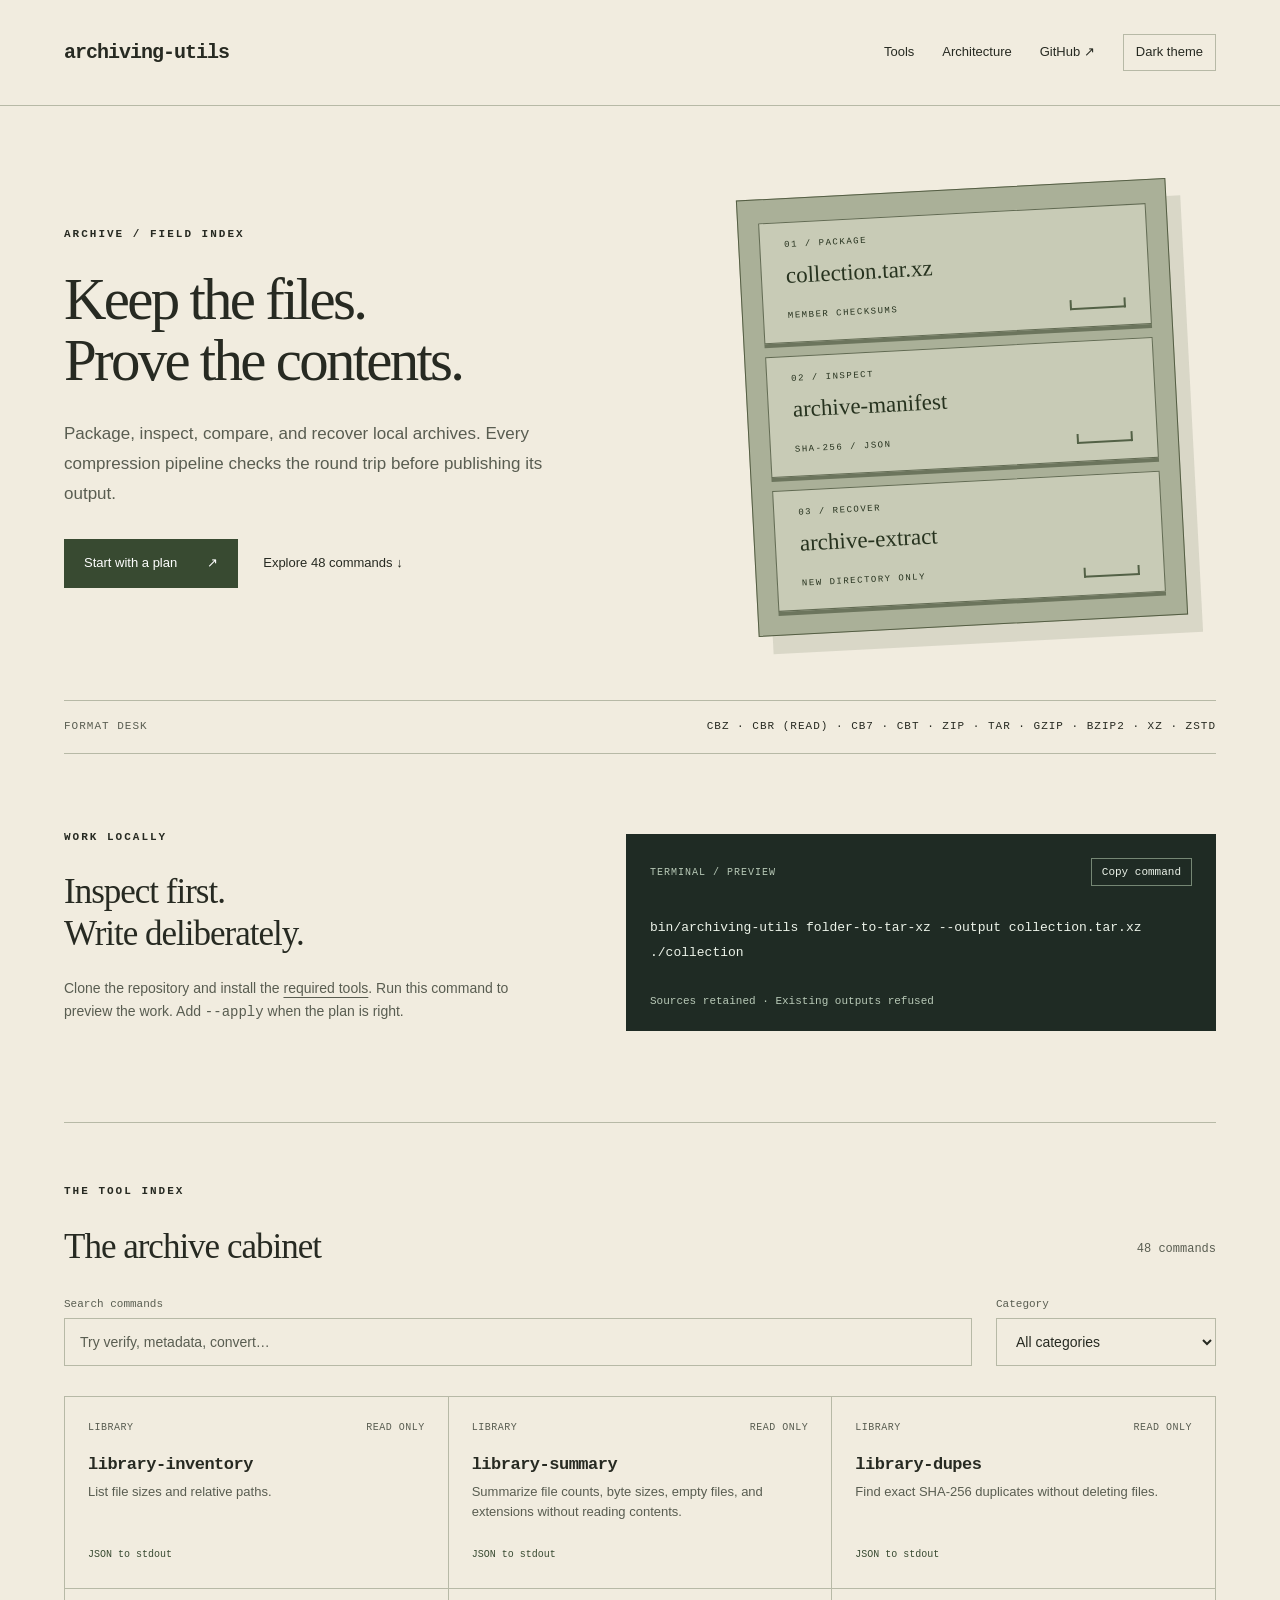
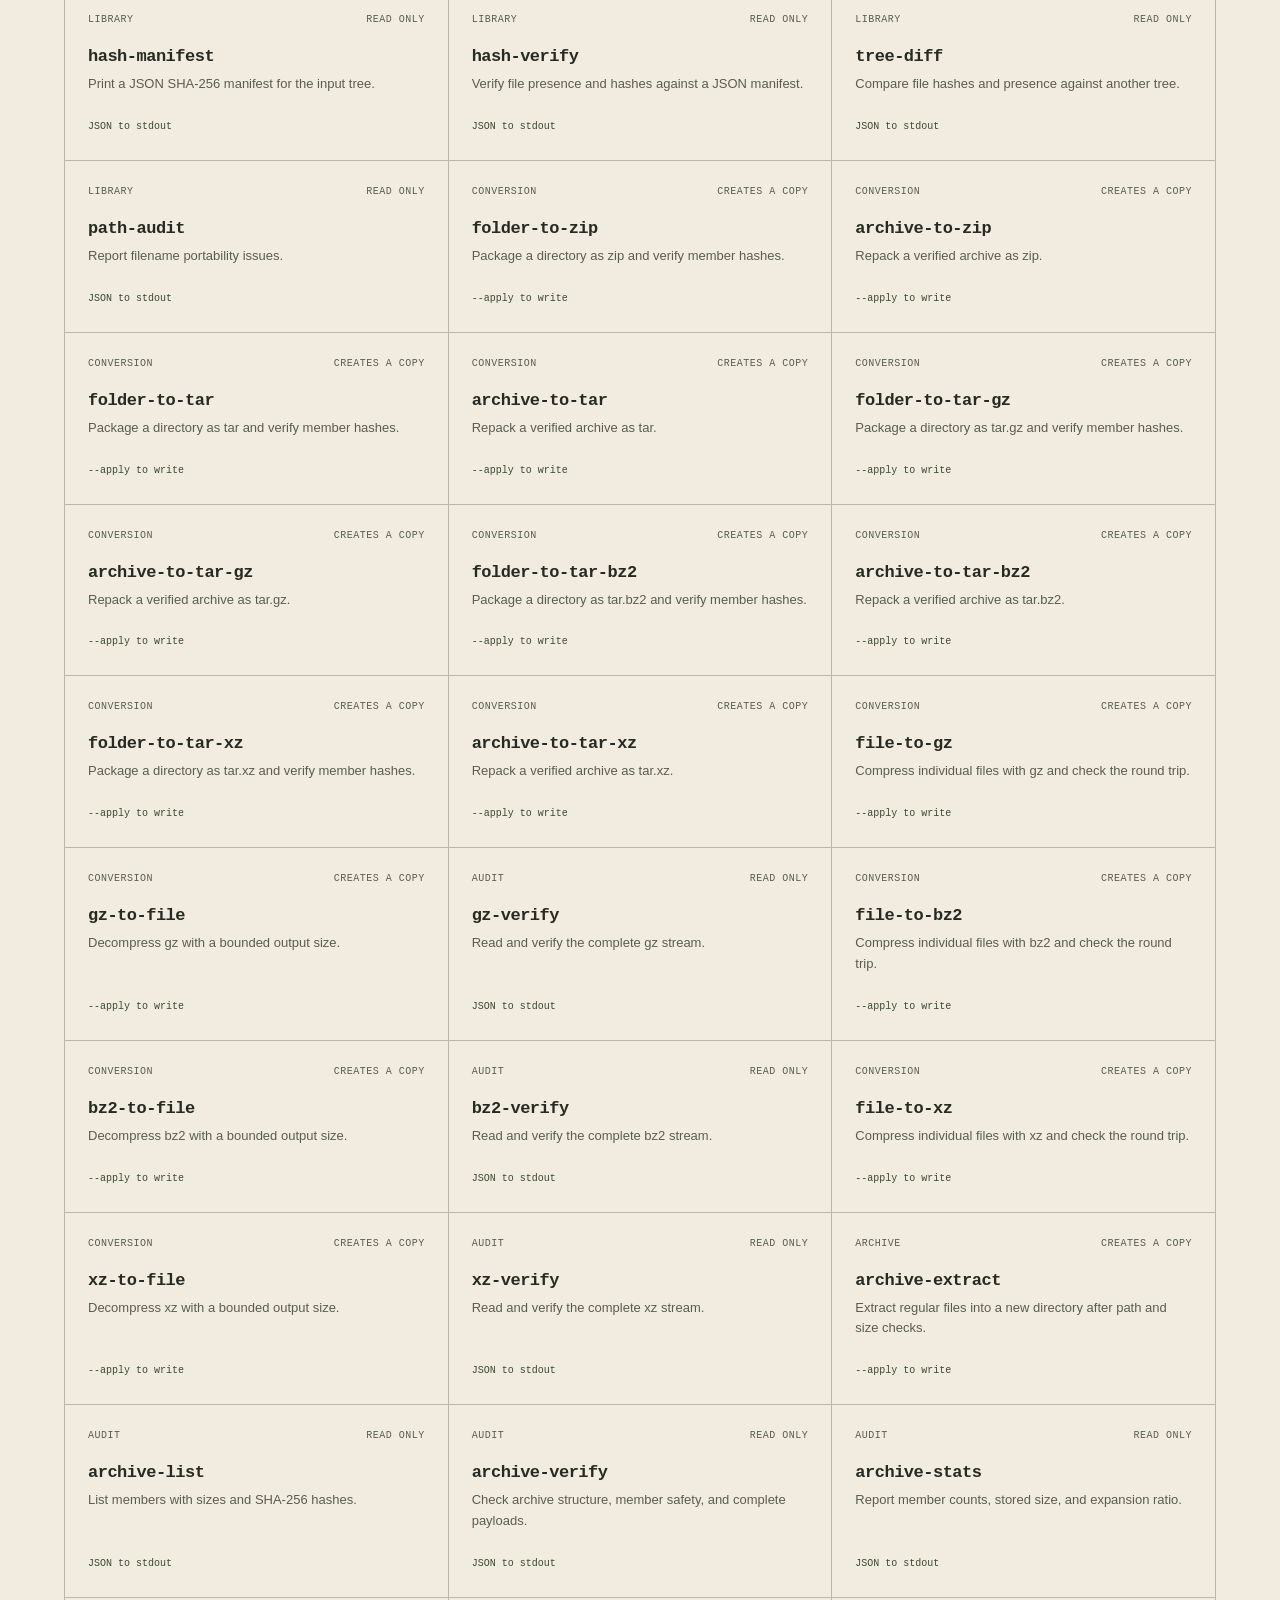
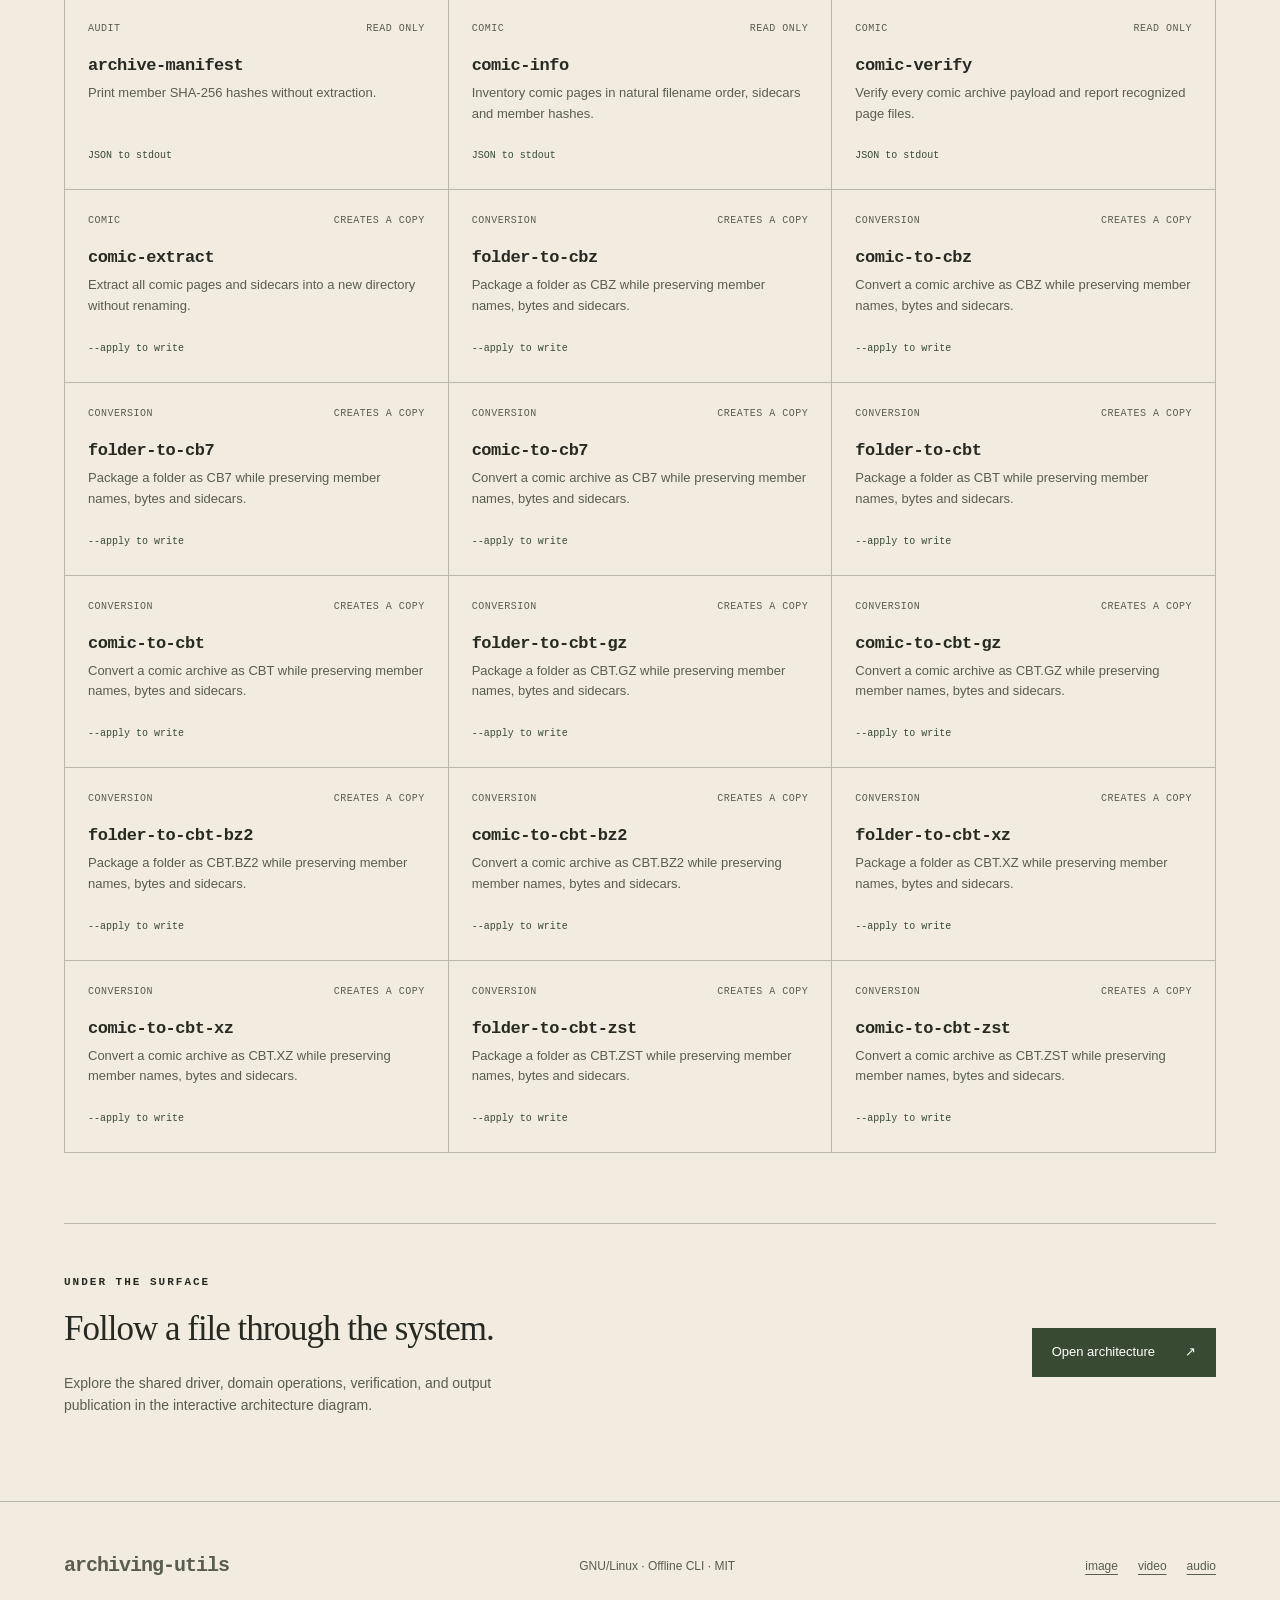
<file: site/index.html>
<!doctype html>
<html lang="en"><head><meta charset="utf-8"><meta name="viewport" content="width=device-width, initial-scale=1"><meta name="description" content="Package, inspect, compare, and recover local archives. Every compression pipeline checks the round trip before publishing its output."><meta name="color-scheme" content="light dark"><title>archiving-utils — local library tools</title><link rel="icon" href="favicon.svg" type="image/svg+xml"><link rel="stylesheet" href="style.css"><script src="app.js" defer></script></head>
<body class="archive"><a class="skip" href="#main">Skip to content</a><header><a class="wordmark" href="./">archiving-utils</a><nav aria-label="Main"><a href="#catalog">Tools</a><a href="diagrams/architecture.html">Architecture</a><a href="https://github.com/bolens/archiving-utils">GitHub ↗</a><button id="theme" type="button" aria-label="Toggle color theme">Theme</button></nav></header>
<main id="main"><section class="hero"><div class="hero-copy"><p class="eyebrow">ARCHIVE / FIELD INDEX</p><h1>Keep the files.<br>Prove the contents.</h1><p class="intro">Package, inspect, compare, and recover local archives. Every compression pipeline checks the round trip before publishing its output.</p><div class="hero-actions"><a class="primary" href="#start">Start with a plan <span>↗</span></a><a href="#catalog">Explore 48 commands ↓</a></div></div><div class="hero-art" aria-hidden="true"><div class="cabinet"><div class="drawer"><span>01 / PACKAGE</span><b>collection.tar.xz</b><small>MEMBER CHECKSUMS</small></div><div class="drawer"><span>02 / INSPECT</span><b>archive-manifest</b><small>SHA-256 / JSON</small></div><div class="drawer"><span>03 / RECOVER</span><b>archive-extract</b><small>NEW DIRECTORY ONLY</small></div></div></div></section>
<div class="format-band"><span>FORMAT DESK</span><p>CBZ · CBR (READ) · CB7 · CBT · ZIP · TAR · GZIP · BZIP2 · XZ · ZSTD</p></div>
<section id="start" class="start"><div><p class="eyebrow">WORK LOCALLY</p><h2>Inspect first.<br>Write deliberately.</h2><p>Clone the repository and install the <a href="https://github.com/bolens/archiving-utils/blob/main/docs/requirements.md">required tools</a>. Run this command to preview the work. Add <code>--apply</code> when the plan is right.</p></div><div class="terminal"><div class="terminal-title"><span>TERMINAL / PREVIEW</span><button id="copy" type="button">Copy command</button></div><pre><code id="command">bin/archiving-utils folder-to-tar-xz --output collection.tar.xz ./collection</code></pre><p id="copy-status" role="status">Sources retained · Existing outputs refused</p></div></section>
<section id="catalog" class="catalog"><div class="section-heading"><div><p class="eyebrow">THE TOOL INDEX</p><h2>The archive cabinet</h2></div><p id="count" role="status">48 commands</p></div><div class="filters"><label>Search commands<input type="search" id="search" placeholder="Try verify, metadata, convert…"></label><label>Category<select id="category"><option value="all">All categories</option><option value="archive">Archive</option><option value="audit">Audit</option><option value="comic">Comic</option><option value="conversion">Conversion</option><option value="library">Library</option></select></label></div><div class="tools"><article class="tool" data-category="library" data-search="library-inventory List file sizes and relative paths."><div class="tool-meta"><span>library</span><span>Read only</span></div><h3><a href="https://github.com/bolens/archiving-utils/tree/main/util/library/library-inventory">library-inventory</a></h3><p>List file sizes and relative paths.</p><code>JSON to stdout</code></article><article class="tool" data-category="library" data-search="library-summary Summarize file counts, byte sizes, empty files, and extensions without reading contents."><div class="tool-meta"><span>library</span><span>Read only</span></div><h3><a href="https://github.com/bolens/archiving-utils/tree/main/util/library/library-summary">library-summary</a></h3><p>Summarize file counts, byte sizes, empty files, and extensions without reading contents.</p><code>JSON to stdout</code></article><article class="tool" data-category="library" data-search="library-dupes Find exact SHA-256 duplicates without deleting files."><div class="tool-meta"><span>library</span><span>Read only</span></div><h3><a href="https://github.com/bolens/archiving-utils/tree/main/util/library/library-dupes">library-dupes</a></h3><p>Find exact SHA-256 duplicates without deleting files.</p><code>JSON to stdout</code></article><article class="tool" data-category="library" data-search="hash-manifest Print a JSON SHA-256 manifest for the input tree."><div class="tool-meta"><span>library</span><span>Read only</span></div><h3><a href="https://github.com/bolens/archiving-utils/tree/main/util/library/hash-manifest">hash-manifest</a></h3><p>Print a JSON SHA-256 manifest for the input tree.</p><code>JSON to stdout</code></article><article class="tool" data-category="library" data-search="hash-verify Verify file presence and hashes against a JSON manifest."><div class="tool-meta"><span>library</span><span>Read only</span></div><h3><a href="https://github.com/bolens/archiving-utils/tree/main/util/library/hash-verify">hash-verify</a></h3><p>Verify file presence and hashes against a JSON manifest.</p><code>JSON to stdout</code></article><article class="tool" data-category="library" data-search="tree-diff Compare file hashes and presence against another tree."><div class="tool-meta"><span>library</span><span>Read only</span></div><h3><a href="https://github.com/bolens/archiving-utils/tree/main/util/library/tree-diff">tree-diff</a></h3><p>Compare file hashes and presence against another tree.</p><code>JSON to stdout</code></article><article class="tool" data-category="library" data-search="path-audit Report filename portability issues."><div class="tool-meta"><span>library</span><span>Read only</span></div><h3><a href="https://github.com/bolens/archiving-utils/tree/main/util/library/path-audit">path-audit</a></h3><p>Report filename portability issues.</p><code>JSON to stdout</code></article><article class="tool" data-category="conversion" data-search="folder-to-zip Package a directory as zip and verify member hashes."><div class="tool-meta"><span>conversion</span><span>Creates a copy</span></div><h3><a href="https://github.com/bolens/archiving-utils/tree/main/conversion/folder-to-zip">folder-to-zip</a></h3><p>Package a directory as zip and verify member hashes.</p><code>--apply to write</code></article><article class="tool" data-category="conversion" data-search="archive-to-zip Repack a verified archive as zip."><div class="tool-meta"><span>conversion</span><span>Creates a copy</span></div><h3><a href="https://github.com/bolens/archiving-utils/tree/main/conversion/archive-to-zip">archive-to-zip</a></h3><p>Repack a verified archive as zip.</p><code>--apply to write</code></article><article class="tool" data-category="conversion" data-search="folder-to-tar Package a directory as tar and verify member hashes."><div class="tool-meta"><span>conversion</span><span>Creates a copy</span></div><h3><a href="https://github.com/bolens/archiving-utils/tree/main/conversion/folder-to-tar">folder-to-tar</a></h3><p>Package a directory as tar and verify member hashes.</p><code>--apply to write</code></article><article class="tool" data-category="conversion" data-search="archive-to-tar Repack a verified archive as tar."><div class="tool-meta"><span>conversion</span><span>Creates a copy</span></div><h3><a href="https://github.com/bolens/archiving-utils/tree/main/conversion/archive-to-tar">archive-to-tar</a></h3><p>Repack a verified archive as tar.</p><code>--apply to write</code></article><article class="tool" data-category="conversion" data-search="folder-to-tar-gz Package a directory as tar.gz and verify member hashes."><div class="tool-meta"><span>conversion</span><span>Creates a copy</span></div><h3><a href="https://github.com/bolens/archiving-utils/tree/main/conversion/folder-to-tar-gz">folder-to-tar-gz</a></h3><p>Package a directory as tar.gz and verify member hashes.</p><code>--apply to write</code></article><article class="tool" data-category="conversion" data-search="archive-to-tar-gz Repack a verified archive as tar.gz."><div class="tool-meta"><span>conversion</span><span>Creates a copy</span></div><h3><a href="https://github.com/bolens/archiving-utils/tree/main/conversion/archive-to-tar-gz">archive-to-tar-gz</a></h3><p>Repack a verified archive as tar.gz.</p><code>--apply to write</code></article><article class="tool" data-category="conversion" data-search="folder-to-tar-bz2 Package a directory as tar.bz2 and verify member hashes."><div class="tool-meta"><span>conversion</span><span>Creates a copy</span></div><h3><a href="https://github.com/bolens/archiving-utils/tree/main/conversion/folder-to-tar-bz2">folder-to-tar-bz2</a></h3><p>Package a directory as tar.bz2 and verify member hashes.</p><code>--apply to write</code></article><article class="tool" data-category="conversion" data-search="archive-to-tar-bz2 Repack a verified archive as tar.bz2."><div class="tool-meta"><span>conversion</span><span>Creates a copy</span></div><h3><a href="https://github.com/bolens/archiving-utils/tree/main/conversion/archive-to-tar-bz2">archive-to-tar-bz2</a></h3><p>Repack a verified archive as tar.bz2.</p><code>--apply to write</code></article><article class="tool" data-category="conversion" data-search="folder-to-tar-xz Package a directory as tar.xz and verify member hashes."><div class="tool-meta"><span>conversion</span><span>Creates a copy</span></div><h3><a href="https://github.com/bolens/archiving-utils/tree/main/conversion/folder-to-tar-xz">folder-to-tar-xz</a></h3><p>Package a directory as tar.xz and verify member hashes.</p><code>--apply to write</code></article><article class="tool" data-category="conversion" data-search="archive-to-tar-xz Repack a verified archive as tar.xz."><div class="tool-meta"><span>conversion</span><span>Creates a copy</span></div><h3><a href="https://github.com/bolens/archiving-utils/tree/main/conversion/archive-to-tar-xz">archive-to-tar-xz</a></h3><p>Repack a verified archive as tar.xz.</p><code>--apply to write</code></article><article class="tool" data-category="conversion" data-search="file-to-gz Compress individual files with gz and check the round trip."><div class="tool-meta"><span>conversion</span><span>Creates a copy</span></div><h3><a href="https://github.com/bolens/archiving-utils/tree/main/conversion/file-to-gz">file-to-gz</a></h3><p>Compress individual files with gz and check the round trip.</p><code>--apply to write</code></article><article class="tool" data-category="conversion" data-search="gz-to-file Decompress gz with a bounded output size."><div class="tool-meta"><span>conversion</span><span>Creates a copy</span></div><h3><a href="https://github.com/bolens/archiving-utils/tree/main/conversion/gz-to-file">gz-to-file</a></h3><p>Decompress gz with a bounded output size.</p><code>--apply to write</code></article><article class="tool" data-category="audit" data-search="gz-verify Read and verify the complete gz stream."><div class="tool-meta"><span>audit</span><span>Read only</span></div><h3><a href="https://github.com/bolens/archiving-utils/tree/main/util/audit/gz-verify">gz-verify</a></h3><p>Read and verify the complete gz stream.</p><code>JSON to stdout</code></article><article class="tool" data-category="conversion" data-search="file-to-bz2 Compress individual files with bz2 and check the round trip."><div class="tool-meta"><span>conversion</span><span>Creates a copy</span></div><h3><a href="https://github.com/bolens/archiving-utils/tree/main/conversion/file-to-bz2">file-to-bz2</a></h3><p>Compress individual files with bz2 and check the round trip.</p><code>--apply to write</code></article><article class="tool" data-category="conversion" data-search="bz2-to-file Decompress bz2 with a bounded output size."><div class="tool-meta"><span>conversion</span><span>Creates a copy</span></div><h3><a href="https://github.com/bolens/archiving-utils/tree/main/conversion/bz2-to-file">bz2-to-file</a></h3><p>Decompress bz2 with a bounded output size.</p><code>--apply to write</code></article><article class="tool" data-category="audit" data-search="bz2-verify Read and verify the complete bz2 stream."><div class="tool-meta"><span>audit</span><span>Read only</span></div><h3><a href="https://github.com/bolens/archiving-utils/tree/main/util/audit/bz2-verify">bz2-verify</a></h3><p>Read and verify the complete bz2 stream.</p><code>JSON to stdout</code></article><article class="tool" data-category="conversion" data-search="file-to-xz Compress individual files with xz and check the round trip."><div class="tool-meta"><span>conversion</span><span>Creates a copy</span></div><h3><a href="https://github.com/bolens/archiving-utils/tree/main/conversion/file-to-xz">file-to-xz</a></h3><p>Compress individual files with xz and check the round trip.</p><code>--apply to write</code></article><article class="tool" data-category="conversion" data-search="xz-to-file Decompress xz with a bounded output size."><div class="tool-meta"><span>conversion</span><span>Creates a copy</span></div><h3><a href="https://github.com/bolens/archiving-utils/tree/main/conversion/xz-to-file">xz-to-file</a></h3><p>Decompress xz with a bounded output size.</p><code>--apply to write</code></article><article class="tool" data-category="audit" data-search="xz-verify Read and verify the complete xz stream."><div class="tool-meta"><span>audit</span><span>Read only</span></div><h3><a href="https://github.com/bolens/archiving-utils/tree/main/util/audit/xz-verify">xz-verify</a></h3><p>Read and verify the complete xz stream.</p><code>JSON to stdout</code></article><article class="tool" data-category="archive" data-search="archive-extract Extract regular files into a new directory after path and size checks."><div class="tool-meta"><span>archive</span><span>Creates a copy</span></div><h3><a href="https://github.com/bolens/archiving-utils/tree/main/util/archive/archive-extract">archive-extract</a></h3><p>Extract regular files into a new directory after path and size checks.</p><code>--apply to write</code></article><article class="tool" data-category="audit" data-search="archive-list List members with sizes and SHA-256 hashes."><div class="tool-meta"><span>audit</span><span>Read only</span></div><h3><a href="https://github.com/bolens/archiving-utils/tree/main/util/audit/archive-list">archive-list</a></h3><p>List members with sizes and SHA-256 hashes.</p><code>JSON to stdout</code></article><article class="tool" data-category="audit" data-search="archive-verify Check archive structure, member safety, and complete payloads."><div class="tool-meta"><span>audit</span><span>Read only</span></div><h3><a href="https://github.com/bolens/archiving-utils/tree/main/util/audit/archive-verify">archive-verify</a></h3><p>Check archive structure, member safety, and complete payloads.</p><code>JSON to stdout</code></article><article class="tool" data-category="audit" data-search="archive-stats Report member counts, stored size, and expansion ratio."><div class="tool-meta"><span>audit</span><span>Read only</span></div><h3><a href="https://github.com/bolens/archiving-utils/tree/main/util/audit/archive-stats">archive-stats</a></h3><p>Report member counts, stored size, and expansion ratio.</p><code>JSON to stdout</code></article><article class="tool" data-category="audit" data-search="archive-manifest Print member SHA-256 hashes without extraction."><div class="tool-meta"><span>audit</span><span>Read only</span></div><h3><a href="https://github.com/bolens/archiving-utils/tree/main/util/audit/archive-manifest">archive-manifest</a></h3><p>Print member SHA-256 hashes without extraction.</p><code>JSON to stdout</code></article><article class="tool" data-category="comic" data-search="comic-info Inventory comic pages in natural filename order, sidecars and member hashes."><div class="tool-meta"><span>comic</span><span>Read only</span></div><h3><a href="https://github.com/bolens/archiving-utils/tree/main/util/comic/comic-info">comic-info</a></h3><p>Inventory comic pages in natural filename order, sidecars and member hashes.</p><code>JSON to stdout</code></article><article class="tool" data-category="comic" data-search="comic-verify Verify every comic archive payload and report recognized page files."><div class="tool-meta"><span>comic</span><span>Read only</span></div><h3><a href="https://github.com/bolens/archiving-utils/tree/main/util/comic/comic-verify">comic-verify</a></h3><p>Verify every comic archive payload and report recognized page files.</p><code>JSON to stdout</code></article><article class="tool" data-category="comic" data-search="comic-extract Extract all comic pages and sidecars into a new directory without renaming."><div class="tool-meta"><span>comic</span><span>Creates a copy</span></div><h3><a href="https://github.com/bolens/archiving-utils/tree/main/util/comic/comic-extract">comic-extract</a></h3><p>Extract all comic pages and sidecars into a new directory without renaming.</p><code>--apply to write</code></article><article class="tool" data-category="conversion" data-search="folder-to-cbz Package a folder as CBZ while preserving member names, bytes and sidecars."><div class="tool-meta"><span>conversion</span><span>Creates a copy</span></div><h3><a href="https://github.com/bolens/archiving-utils/tree/main/conversion/folder-to-cbz">folder-to-cbz</a></h3><p>Package a folder as CBZ while preserving member names, bytes and sidecars.</p><code>--apply to write</code></article><article class="tool" data-category="conversion" data-search="comic-to-cbz Convert a comic archive as CBZ while preserving member names, bytes and sidecars."><div class="tool-meta"><span>conversion</span><span>Creates a copy</span></div><h3><a href="https://github.com/bolens/archiving-utils/tree/main/conversion/comic-to-cbz">comic-to-cbz</a></h3><p>Convert a comic archive as CBZ while preserving member names, bytes and sidecars.</p><code>--apply to write</code></article><article class="tool" data-category="conversion" data-search="folder-to-cb7 Package a folder as CB7 while preserving member names, bytes and sidecars."><div class="tool-meta"><span>conversion</span><span>Creates a copy</span></div><h3><a href="https://github.com/bolens/archiving-utils/tree/main/conversion/folder-to-cb7">folder-to-cb7</a></h3><p>Package a folder as CB7 while preserving member names, bytes and sidecars.</p><code>--apply to write</code></article><article class="tool" data-category="conversion" data-search="comic-to-cb7 Convert a comic archive as CB7 while preserving member names, bytes and sidecars."><div class="tool-meta"><span>conversion</span><span>Creates a copy</span></div><h3><a href="https://github.com/bolens/archiving-utils/tree/main/conversion/comic-to-cb7">comic-to-cb7</a></h3><p>Convert a comic archive as CB7 while preserving member names, bytes and sidecars.</p><code>--apply to write</code></article><article class="tool" data-category="conversion" data-search="folder-to-cbt Package a folder as CBT while preserving member names, bytes and sidecars."><div class="tool-meta"><span>conversion</span><span>Creates a copy</span></div><h3><a href="https://github.com/bolens/archiving-utils/tree/main/conversion/folder-to-cbt">folder-to-cbt</a></h3><p>Package a folder as CBT while preserving member names, bytes and sidecars.</p><code>--apply to write</code></article><article class="tool" data-category="conversion" data-search="comic-to-cbt Convert a comic archive as CBT while preserving member names, bytes and sidecars."><div class="tool-meta"><span>conversion</span><span>Creates a copy</span></div><h3><a href="https://github.com/bolens/archiving-utils/tree/main/conversion/comic-to-cbt">comic-to-cbt</a></h3><p>Convert a comic archive as CBT while preserving member names, bytes and sidecars.</p><code>--apply to write</code></article><article class="tool" data-category="conversion" data-search="folder-to-cbt-gz Package a folder as CBT.GZ while preserving member names, bytes and sidecars."><div class="tool-meta"><span>conversion</span><span>Creates a copy</span></div><h3><a href="https://github.com/bolens/archiving-utils/tree/main/conversion/folder-to-cbt-gz">folder-to-cbt-gz</a></h3><p>Package a folder as CBT.GZ while preserving member names, bytes and sidecars.</p><code>--apply to write</code></article><article class="tool" data-category="conversion" data-search="comic-to-cbt-gz Convert a comic archive as CBT.GZ while preserving member names, bytes and sidecars."><div class="tool-meta"><span>conversion</span><span>Creates a copy</span></div><h3><a href="https://github.com/bolens/archiving-utils/tree/main/conversion/comic-to-cbt-gz">comic-to-cbt-gz</a></h3><p>Convert a comic archive as CBT.GZ while preserving member names, bytes and sidecars.</p><code>--apply to write</code></article><article class="tool" data-category="conversion" data-search="folder-to-cbt-bz2 Package a folder as CBT.BZ2 while preserving member names, bytes and sidecars."><div class="tool-meta"><span>conversion</span><span>Creates a copy</span></div><h3><a href="https://github.com/bolens/archiving-utils/tree/main/conversion/folder-to-cbt-bz2">folder-to-cbt-bz2</a></h3><p>Package a folder as CBT.BZ2 while preserving member names, bytes and sidecars.</p><code>--apply to write</code></article><article class="tool" data-category="conversion" data-search="comic-to-cbt-bz2 Convert a comic archive as CBT.BZ2 while preserving member names, bytes and sidecars."><div class="tool-meta"><span>conversion</span><span>Creates a copy</span></div><h3><a href="https://github.com/bolens/archiving-utils/tree/main/conversion/comic-to-cbt-bz2">comic-to-cbt-bz2</a></h3><p>Convert a comic archive as CBT.BZ2 while preserving member names, bytes and sidecars.</p><code>--apply to write</code></article><article class="tool" data-category="conversion" data-search="folder-to-cbt-xz Package a folder as CBT.XZ while preserving member names, bytes and sidecars."><div class="tool-meta"><span>conversion</span><span>Creates a copy</span></div><h3><a href="https://github.com/bolens/archiving-utils/tree/main/conversion/folder-to-cbt-xz">folder-to-cbt-xz</a></h3><p>Package a folder as CBT.XZ while preserving member names, bytes and sidecars.</p><code>--apply to write</code></article><article class="tool" data-category="conversion" data-search="comic-to-cbt-xz Convert a comic archive as CBT.XZ while preserving member names, bytes and sidecars."><div class="tool-meta"><span>conversion</span><span>Creates a copy</span></div><h3><a href="https://github.com/bolens/archiving-utils/tree/main/conversion/comic-to-cbt-xz">comic-to-cbt-xz</a></h3><p>Convert a comic archive as CBT.XZ while preserving member names, bytes and sidecars.</p><code>--apply to write</code></article><article class="tool" data-category="conversion" data-search="folder-to-cbt-zst Package a folder as CBT.ZST while preserving member names, bytes and sidecars."><div class="tool-meta"><span>conversion</span><span>Creates a copy</span></div><h3><a href="https://github.com/bolens/archiving-utils/tree/main/conversion/folder-to-cbt-zst">folder-to-cbt-zst</a></h3><p>Package a folder as CBT.ZST while preserving member names, bytes and sidecars.</p><code>--apply to write</code></article><article class="tool" data-category="conversion" data-search="comic-to-cbt-zst Convert a comic archive as CBT.ZST while preserving member names, bytes and sidecars."><div class="tool-meta"><span>conversion</span><span>Creates a copy</span></div><h3><a href="https://github.com/bolens/archiving-utils/tree/main/conversion/comic-to-cbt-zst">comic-to-cbt-zst</a></h3><p>Convert a comic archive as CBT.ZST while preserving member names, bytes and sidecars.</p><code>--apply to write</code></article></div><p id="empty" hidden>No commands match. Try another search or select all categories.</p></section>
<section class="architecture-link"><div><p class="eyebrow">UNDER THE SURFACE</p><h2>Follow a file through the system.</h2><p>Explore the shared driver, domain operations, verification, and output publication in the interactive architecture diagram.</p></div><a class="primary" href="diagrams/architecture.html">Open architecture <span>↗</span></a></section>
</main><footer><a class="wordmark" href="./">archiving-utils</a><p>GNU/Linux · Offline CLI · MIT</p><div><a href="https://bolens.github.io/image-utils/">image</a><a href="https://bolens.github.io/video-utils/">video</a><a href="https://github.com/bolens/audio-utils">audio</a></div></footer></body></html>
</file>
<file: site/style.css>
*{box-sizing:border-box}html{scroll-behavior:smooth;scroll-padding-top:24px}body{--bg:#f1ecdf;--ink:#272a22;--muted:#595d51;--line:#b7b9a6;--panel:#e4e1d2;--accent:#384a31;--accent-ink:#fff;--code:#1f2b24;margin:0;background:var(--bg);color:var(--ink);font-family:Arial,Helvetica,sans-serif;line-height:1.6}body.image{--bg:#f9f8f3;--ink:#262427;--muted:#66616b;--line:#d4ced8;--panel:#eeebf0;--accent:#713fed;--code:#282034}body.video{--bg:#101619;--ink:#e8eff0;--muted:#a0b4bb;--line:#34474e;--panel:#1c282d;--accent:#bdff69;--accent-ink:#152013;--code:#0a1012}body[data-theme=dark]:not(.video){--bg:#19211d;--ink:#edf1e9;--muted:#b7c6b8;--line:#526054;--panel:#27342b;--accent:#b2cf9e;--accent-ink:#162110;--code:#101b14}body.image[data-theme=dark]{--bg:#211d28;--ink:#f0eaf5;--muted:#c0b2ce;--line:#554966;--panel:#302737;--accent:#ccb0ff;--accent-ink:#251935;--code:#17111f}body.video[data-theme=light]{--bg:#eff4ed;--ink:#17221a;--muted:#4a6050;--line:#adc2b0;--panel:#e0e9dc;--accent:#2f511a;--accent-ink:#fff;--code:#0a1012}a{color:inherit;text-underline-offset:4px}button,input,select{font:inherit}button,a,input,select{-webkit-tap-highlight-color:transparent}button{cursor:pointer}a:focus-visible,button:focus-visible,input:focus-visible,select:focus-visible{outline:3px solid var(--accent);outline-offset:5px}header,main,footer{max-width:1440px;margin:0 auto;padding:0 64px}header{min-height:106px;display:flex;align-items:center;justify-content:space-between;border-bottom:1px solid var(--line);gap:24px}.wordmark{font-family:monospace;font-size:20px;font-weight:bold;letter-spacing:-1px;text-decoration:none}nav{display:flex;gap:28px;align-items:center;font-size:13px}nav a{text-decoration:none}nav a:hover{text-decoration:underline}nav button{background:none;border:1px solid var(--line);color:var(--ink);padding:7px 12px;border-radius:0}.hero{min-height:594px;display:grid;grid-template-columns:1.15fr 1fr;align-items:center;gap:58px;padding:72px 0 64px}.eyebrow{font-family:monospace;font-size:11px;font-weight:700;letter-spacing:2px;margin:0 0 25px}h1{font-family:Georgia,serif;font-weight:400;font-size:clamp(44px,4.6vw,72px);line-height:1.04;letter-spacing:-2.7px;margin:0 0 28px}.image h1{font-family:Arial,sans-serif;font-size:clamp(42px,4.4vw,66px);font-weight:600;letter-spacing:-3.5px}.video h1{font-family:Arial,sans-serif;font-weight:700;font-size:clamp(44px,4.8vw,72px);letter-spacing:-3px}.intro{font-size:17px;line-height:1.75;max-width:510px;color:var(--muted)}.hero-actions{display:flex;gap:25px;align-items:center;margin-top:30px;font-size:13px}.hero-actions>a:last-child{text-decoration:none}.primary{display:inline-flex;gap:30px;align-items:center;justify-content:space-between;background:var(--accent);color:var(--accent-ink);padding:14px 20px;font-size:13px;text-decoration:none;white-space:nowrap}.primary:hover{filter:brightness(1.15)}.format-band{display:flex;justify-content:space-between;gap:24px;border-top:1px solid var(--line);border-bottom:1px solid var(--line);padding:17px 0;font-family:monospace;font-size:11px;letter-spacing:1px}.format-band>span{color:var(--muted);flex-shrink:0}.format-band p{margin:0}.start{display:grid;grid-template-columns:1fr 1.25fr;gap:90px;align-items:center;padding:75px 0 85px}h2{font-size:32px;font-weight:500;letter-spacing:-1px;line-height:1.2;margin:0 0 22px}.archive h2{font-family:Georgia,serif;font-size:35px}.start p:not(.eyebrow),.architecture-link p:not(.eyebrow){max-width:470px;font-size:14px;color:var(--muted)}.terminal{background:var(--code);color:#ecf3e9;min-width:0;padding:24px}.terminal-title{display:flex;justify-content:space-between;align-items:center;gap:12px;font:10px monospace;letter-spacing:1px;color:#b8c9b7}.terminal button{color:#ecf3e9;border:1px solid #758774;background:transparent;padding:7px 10px;font-size:11px;letter-spacing:0}pre{white-space:pre-wrap;overflow-wrap:anywhere;font-size:13px;line-height:1.9;margin:30px 0}code{font-family:monospace}.terminal p{font:11px monospace!important;color:#b8c9b7!important;margin:0}.catalog{border-top:1px solid var(--line);padding:60px 0 70px}.section-heading{display:flex;align-items:flex-end;justify-content:space-between;gap:20px;margin-bottom:30px}.section-heading h2{margin:0}.section-heading>p{font:12px monospace;color:var(--muted)}.filters{display:grid;grid-template-columns:1fr 220px;gap:24px;margin-bottom:30px}.filters label{display:flex;flex-direction:column;gap:8px;font:11px monospace;color:var(--muted)}input,select{color:var(--ink);background:var(--bg);border:1px solid var(--line);border-radius:0;padding:12px 15px;height:48px;width:100%;font:14px Arial,sans-serif}input::placeholder{color:var(--muted)}.tools{display:grid;grid-template-columns:repeat(3,minmax(0,1fr));gap:0;border-left:1px solid var(--line);border-top:1px solid var(--line)}.tool{min-width:0;padding:25px 23px;border-right:1px solid var(--line);border-bottom:1px solid var(--line);display:flex;flex-direction:column}.tool[hidden]{display:none}.tool-meta{display:flex;justify-content:space-between;gap:8px;font:10px monospace;color:var(--muted);text-transform:uppercase;letter-spacing:.5px}h3{font:600 17px monospace;letter-spacing:-.5px;overflow-wrap:anywhere;margin:22px 0 8px}h3 a{text-decoration:none}h3 a:hover{text-decoration:underline}.tool p{font-size:13px;color:var(--muted);margin:0 0 24px;flex:1}.tool>code{font-size:10px;color:var(--accent)}.image .tools{gap:16px;border:none}.image .tool{border:1px solid var(--line);background:var(--panel)}.video .tool{background:var(--panel)}#empty{border:1px solid var(--line);padding:30px}.architecture-link{padding:50px 0 70px;border-top:1px solid var(--line);display:flex;align-items:center;justify-content:space-between;gap:50px}.architecture-link h2{max-width:480px}.architecture-link .eyebrow{margin-bottom:16px}footer{min-height:130px;display:flex;gap:30px;align-items:center;justify-content:space-between;border-top:1px solid var(--line);font-size:12px;color:var(--muted)}footer div{display:flex;gap:20px}.skip{position:absolute;left:20px;top:-100px;padding:15px;background:var(--bg);z-index:5}.skip:focus{top:20px}.cabinet{background:#aab098;border:1px solid #545d43;padding:23px 20px 10px;transform:rotate(-3deg);box-shadow:14px 18px 0 #3f4b3022;max-width:430px;margin:auto}.drawer{position:relative;background:#c8cbb6;border:1px solid #626b53;margin-bottom:13px;padding:17px 24px 21px;color:#27331f;box-shadow:0 4px 0 #6c755d}.drawer span,.drawer small{display:block;font:9px monospace;letter-spacing:1.5px}.drawer b{display:block;font:23px Georgia,serif;margin:13px 0 22px}.drawer:after{content:'';position:absolute;right:24px;bottom:17px;width:52px;height:8px;border:2px solid #536146;border-top:0}.contact-art{display:grid;grid-template-columns:1fr 1fr;gap:14px;padding:18px;background:#e9e3ee;transform:rotate(3deg)}.swatch{aspect-ratio:1;position:relative;overflow:hidden;background:#c3afe5}.swatch:before{content:'';position:absolute;width:75%;height:75%;border-radius:50%;background:#704ba8;left:35%;top:25%;box-shadow:-50px -25px 0 #eddc8b}.swatch span{position:absolute;bottom:10px;left:12px;z-index:1;font:9px monospace;letter-spacing:1px;color:#241832;background:#f4edf9;padding:4px 7px}.s2{filter:grayscale(1)}.s3{background:#e0a773}.s3:before{width:135%;height:135%;left:5%;top:5%;background:#843e42;box-shadow:-40px -60px 0 #dec484}.s4{background:#b1bcad}.s4:before{width:45%;height:45%;left:40%;top:38%;background:#4c6657;box-shadow:-40px -35px 0 #d9dcb1}.art-note{font:10px monospace;color:var(--muted);text-align:center;padding-top:18px}.monitor{background:#172127;border:1px solid #48595e;box-shadow:15px 18px 0 #8dff6620;padding:17px;color:#cee1de}.timecode{display:flex;justify-content:space-between;font:11px monospace;color:#d2ff91;margin-bottom:14px}.timecode span{font-size:8px;color:#a2b9b8}.frame-art{height:200px;background:#809477;display:flex;overflow:hidden;align-items:flex-end;gap:2px}.frame-art i{display:block;flex:1;height:130%;background:#2e493b;transform:rotate(22deg) translateY(30px)}.frame-art i:nth-child(2){height:90%;background:#a3bb8e}.frame-art i:nth-child(3){height:115%;background:#496e52}.frame-art i:nth-child(4){height:70%;background:#d3e2bd}.tracks{display:grid;gap:7px;margin-top:17px}.tracks>div{display:flex;gap:10px;align-items:center;font:8px monospace}.tracks span{width:22px}.tracks b{font-weight:400;padding:10px;background:#3a5246;width:100%;border-left:3px solid #bef58e}.tracks>div:nth-child(2) b{background:#344e5b;border-color:#8bc8e1}.tracks>div:nth-child(3) b{background:#4b495c;border-color:#b4a7e1}@media(min-width:1600px){header,main,footer{padding-left:80px;padding-right:80px}}@media(max-width:1000px){header,main,footer{padding-left:32px;padding-right:32px}.hero{gap:28px;min-height:520px}.hero-actions{flex-direction:column;align-items:flex-start;gap:18px}.start{gap:35px}.tools{grid-template-columns:repeat(2,minmax(0,1fr))}h1,.image h1,.video h1{font-size:48px}.drawer b{font-size:20px}}@media(max-width:650px){header,main,footer{padding-left:22px;padding-right:22px}header{padding-top:22px;padding-bottom:22px;flex-wrap:wrap;gap:18px;min-height:0}.wordmark{font-size:19px}nav{gap:18px;font-size:12px;width:100%;justify-content:space-between}nav button{padding:5px 9px}.hero{grid-template-columns:1fr;padding:45px 0;gap:35px}h1,.image h1,.video h1{font-size:46px;letter-spacing:-2.5px}.hero-art{max-width:420px;width:100%;margin:0 auto;padding:8px}.hero-actions{flex-direction:row;align-items:center;gap:18px;flex-wrap:wrap}.intro{font-size:16px}.format-band{flex-direction:column;gap:8px;font-size:10px}.start{grid-template-columns:1fr;gap:25px;padding:45px 0}.start h2 br{display:none}.terminal{padding:20px}.terminal-title{letter-spacing:0}.filters{grid-template-columns:1fr;gap:16px}.tools{grid-template-columns:1fr}.section-heading{align-items:flex-start;flex-direction:column;gap:10px}.section-heading>p{margin:0}.catalog{padding:40px 0}.architecture-link{padding:40px 0;flex-direction:column;align-items:flex-start;gap:15px}footer{padding-top:30px;padding-bottom:30px;flex-direction:column;align-items:flex-start;gap:12px}footer p{margin:0}.eyebrow{font-size:10px;margin-bottom:20px}}@media(prefers-reduced-motion:reduce){html{scroll-behavior:auto}*{animation:none!important;transition:none!important}}
</file>
